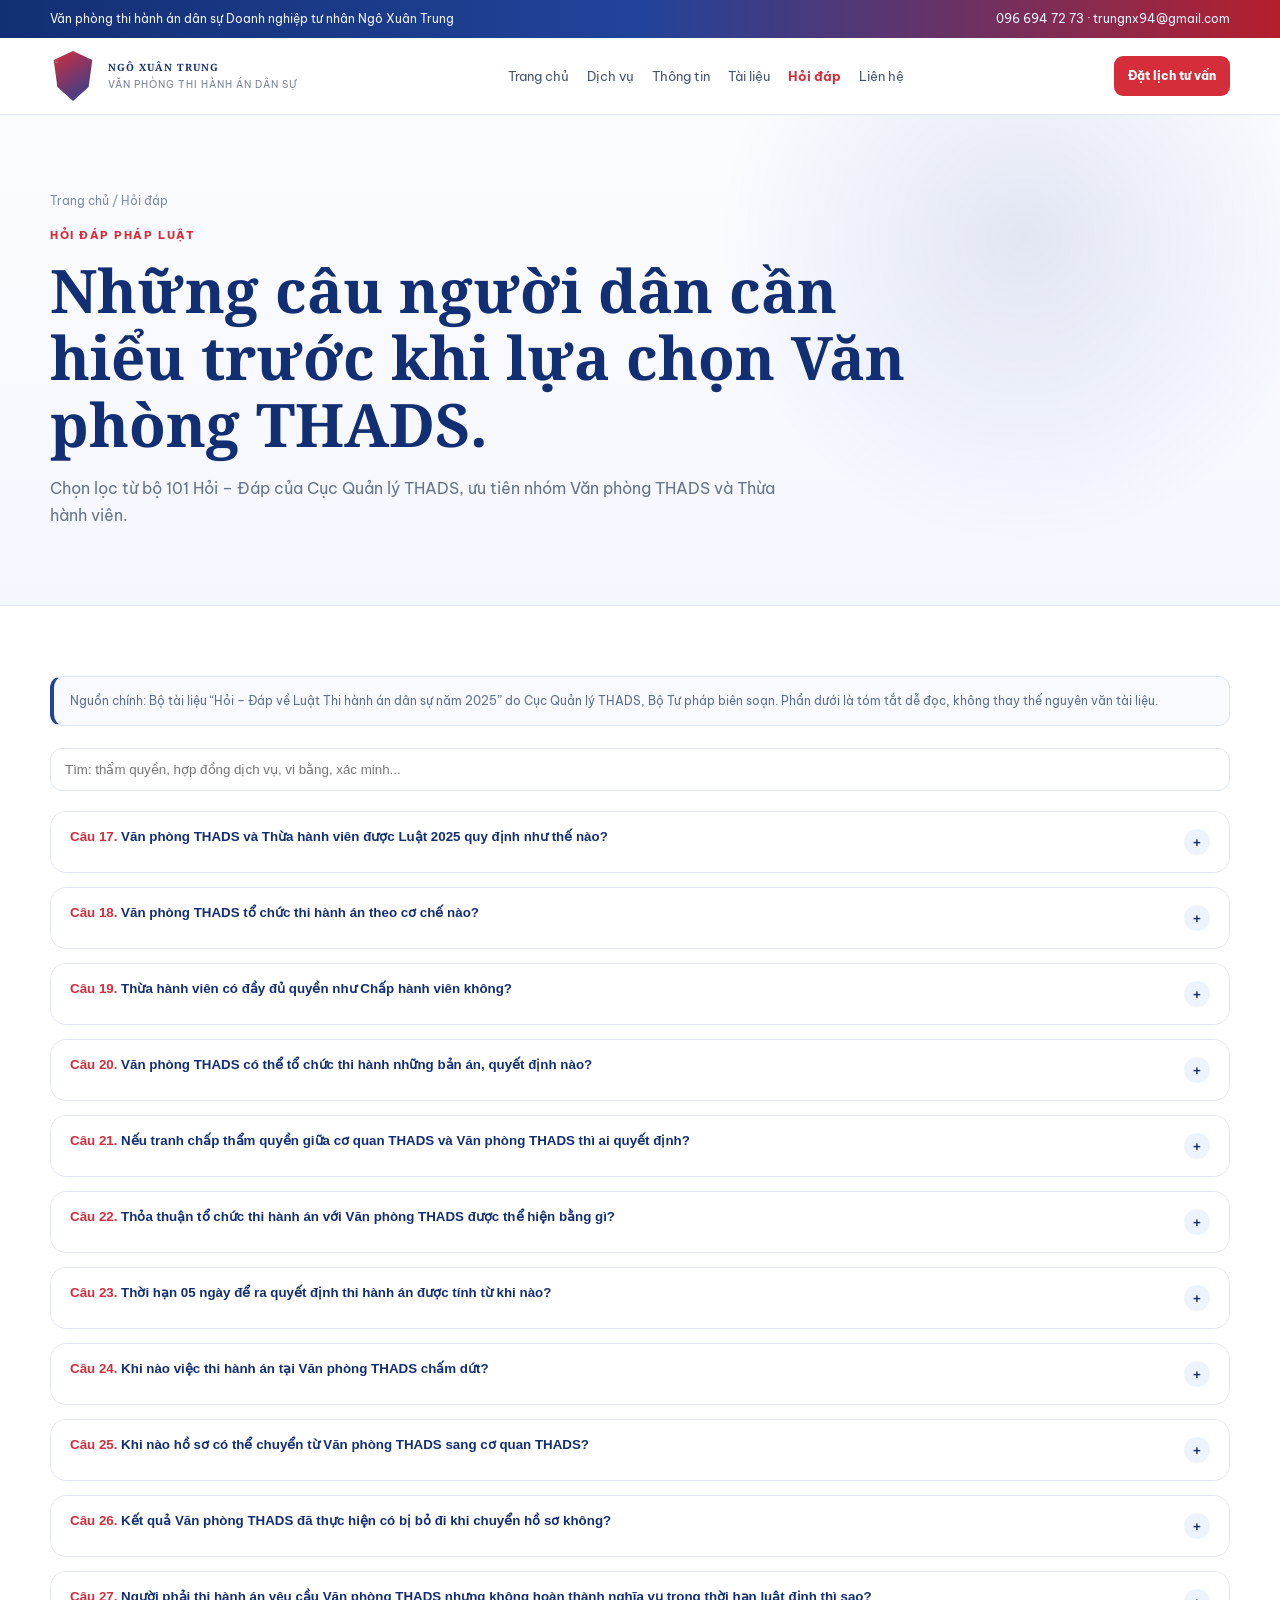
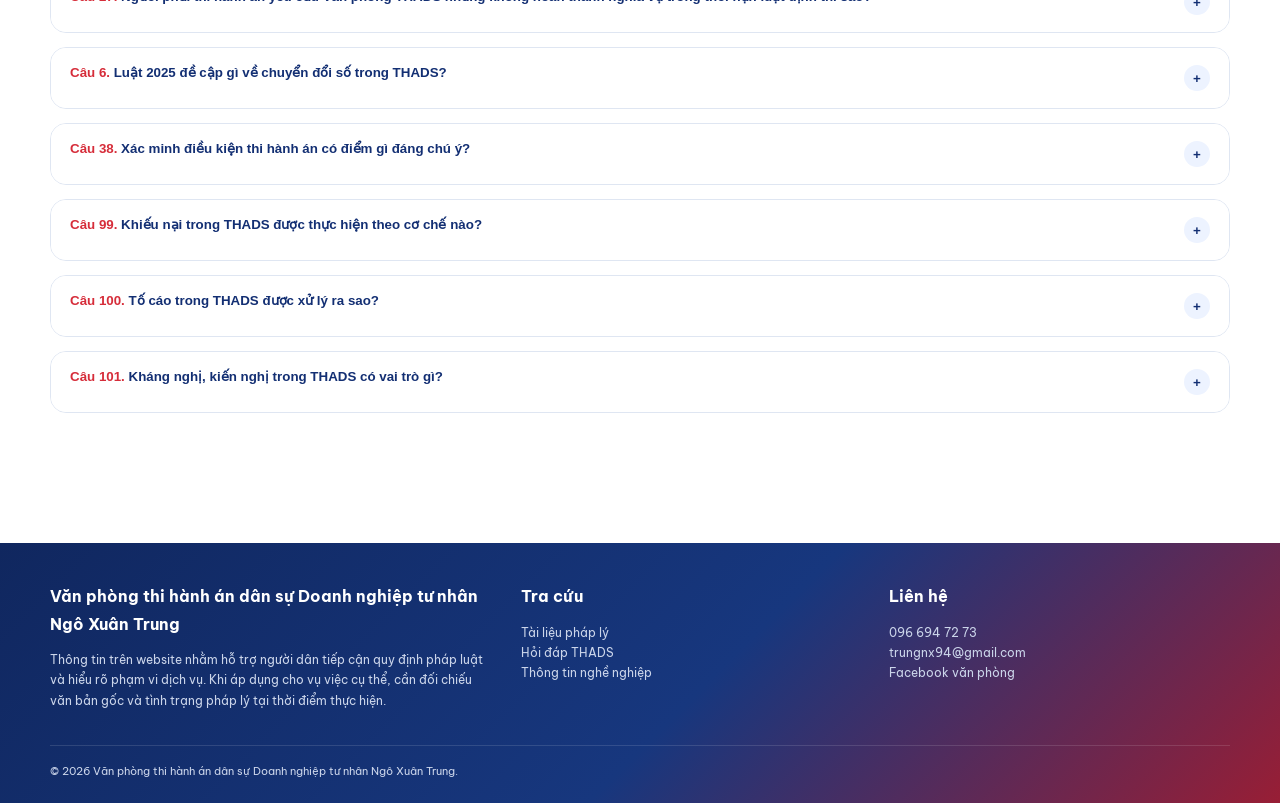
<file: hoi-dap/index.html>
<!doctype html><html lang="vi"><head><meta charset="utf-8"><meta name="viewport" content="width=device-width,initial-scale=1"><title>Hỏi đáp THADS | Ngô Xuân Trung</title><link rel="stylesheet" href="/assets/site.css"></head><body>

<div class="top"><div class="container">
  <span>Văn phòng thi hành án dân sự Doanh nghiệp tư nhân Ngô Xuân Trung</span>
  <span><a href="tel:0966947273">096 694 72 73</a> · <a href="mailto:trungnx94@gmail.com">trungnx94@gmail.com</a></span>
</div></div>
<header class="header"><div class="container nav">
  <a class="brand" href="/"><span class="mark">⚖</span><span><strong>Ngô Xuân Trung</strong><span>Văn phòng thi hành án dân sự</span></span></a>
  <nav class="links">
    <a href="/">Trang chủ</a>
    <a href="/#services">Dịch vụ</a>
    <a href="/thong-tin/">Thông tin</a>
    <a href="/tai-lieu/">Tài liệu</a>
    <a class="active" href="/hoi-dap/">Hỏi đáp</a>
    <a href="/#contact">Liên hệ</a>
  </nav>
  <a class="cta" href="https://zalo.me/0966947273" target="_blank" rel="noopener">Đặt lịch tư vấn</a>
</div></header>

<section class="hero"><div class="container"><div class="breadcrumb"><a href="/">Trang chủ</a> / Hỏi đáp</div><div class="eyebrow">Hỏi đáp pháp luật</div><h1>Những câu người dân cần hiểu trước khi lựa chọn Văn phòng THADS.</h1><p>Chọn lọc từ bộ 101 Hỏi – Đáp của Cục Quản lý THADS, ưu tiên nhóm Văn phòng THADS và Thừa hành viên.</p></div></section>
<section><div class="container">
<div class="notice">Nguồn chính: Bộ tài liệu “Hỏi – Đáp về Luật Thi hành án dân sự năm 2025” do Cục Quản lý THADS, Bộ Tư pháp biên soạn. Phần dưới là tóm tắt dễ đọc, không thay thế nguyên văn tài liệu.</div>
<div style="height:22px"></div>
<div class="search"><input id="qaSearch" placeholder="Tìm: thẩm quyền, hợp đồng dịch vụ, vi bằng, xác minh..."></div>
<div class="list" id="qaList"></div>
</div></section>

<footer class="footer"><div class="container">
  <div class="footer-grid">
    <div><strong>Văn phòng thi hành án dân sự Doanh nghiệp tư nhân Ngô Xuân Trung</strong><p>Thông tin trên website nhằm hỗ trợ người dân tiếp cận quy định pháp luật và hiểu rõ phạm vi dịch vụ. Khi áp dụng cho vụ việc cụ thể, cần đối chiếu văn bản gốc và tình trạng pháp lý tại thời điểm thực hiện.</p></div>
    <div><strong>Tra cứu</strong><p><a href="/tai-lieu/">Tài liệu pháp lý</a><br><a href="/hoi-dap/">Hỏi đáp THADS</a><br><a href="/thong-tin/">Thông tin nghề nghiệp</a></p></div>
    <div><strong>Liên hệ</strong><p><a href="tel:0966947273">096 694 72 73</a><br><a href="mailto:trungnx94@gmail.com">trungnx94@gmail.com</a><br><a href="https://www.facebook.com/thuaphatlaingoxuantrung" target="_blank" rel="noopener">Facebook văn phòng</a></p></div>
  </div>
  <div class="footer-bottom">© 2026 Văn phòng thi hành án dân sự Doanh nghiệp tư nhân Ngô Xuân Trung.</div>
</div></footer>

<script>
const qas=[[17, "Văn phòng THADS và Thừa hành viên được Luật 2025 quy định như thế nào?", "Luật THADS 2025 đưa Văn phòng THADS và Thừa hành viên vào khuôn khổ luật. Văn phòng là tổ chức hành nghề của Thừa hành viên để tổ chức thi hành án và thực hiện các công việc khác theo pháp luật."], [18, "Văn phòng THADS tổ chức thi hành án theo cơ chế nào?", "Văn phòng THADS tổ chức thi hành án theo yêu cầu của đương sự trong phạm vi luật quy định, không thay thế toàn bộ cơ quan THADS nhà nước."], [19, "Thừa hành viên có đầy đủ quyền như Chấp hành viên không?", "Không. Thừa hành viên có nhóm nhiệm vụ, quyền hạn riêng; một số quyền cưỡng chế và quyền lực nhà nước vẫn thuộc Chấp hành viên hoặc cơ quan THADS."], [20, "Văn phòng THADS có thể tổ chức thi hành những bản án, quyết định nào?", "Văn phòng tổ chức thi hành theo yêu cầu của đương sự đối với phạm vi bản án, quyết định mà Luật cho phép; không bao gồm các khoản thuộc diện cơ quan THADS chủ động tổ chức thi hành."], [21, "Nếu tranh chấp thẩm quyền giữa cơ quan THADS và Văn phòng THADS thì ai quyết định?", "Theo bộ Hỏi – Đáp chính thức, cơ quan quản lý THADS có thẩm quyền xử lý tranh chấp về thẩm quyền giữa cơ quan THADS và Văn phòng THADS theo luật."], [22, "Thỏa thuận tổ chức thi hành án với Văn phòng THADS được thể hiện bằng gì?", "Bằng hợp đồng dịch vụ. Người yêu cầu và Văn phòng THADS thỏa thuận về phạm vi công việc, thù lao, chi phí thi hành án và các chi phí khác nếu có."], [23, "Thời hạn 05 ngày để ra quyết định thi hành án được tính từ khi nào?", "Theo tài liệu Hỏi – Đáp, thời hạn được tính gắn với thời điểm ký hợp đồng dịch vụ trong trường hợp tương ứng."], [24, "Khi nào việc thi hành án tại Văn phòng THADS chấm dứt?", "Có thể chấm dứt khi việc thi hành án kết thúc, các bên thỏa thuận chấm dứt, hoặc phát sinh căn cứ khác theo Luật."], [25, "Khi nào hồ sơ có thể chuyển từ Văn phòng THADS sang cơ quan THADS?", "Khi người yêu cầu đề nghị chấm dứt tại Văn phòng và chuyển sang cơ quan THADS để áp dụng biện pháp thuộc thẩm quyền của cơ quan THADS."], [26, "Kết quả Văn phòng THADS đã thực hiện có bị bỏ đi khi chuyển hồ sơ không?", "Không mặc nhiên. Kết quả được thực hiện đúng pháp luật được công nhận và sử dụng; Văn phòng chịu trách nhiệm với các thủ tục đã thực hiện."], [27, "Người phải thi hành án yêu cầu Văn phòng THADS nhưng không hoàn thành nghĩa vụ trong thời hạn luật định thì sao?", "Bộ Hỏi – Đáp nêu cơ chế chấm dứt tổ chức thi hành tại Văn phòng và thanh lý hợp đồng trong trường hợp luật quy định."], [6, "Luật 2025 đề cập gì về chuyển đổi số trong THADS?", "Luật mới tăng vai trò của dữ liệu, kết nối và khai thác thông tin phục vụ tổ chức thi hành án, gắn với yêu cầu bảo đảm an toàn và trách nhiệm của các chủ thể."], [38, "Xác minh điều kiện thi hành án có điểm gì đáng chú ý?", "Luật mới tăng vai trò của dữ liệu, trách nhiệm cung cấp/chia sẻ thông tin và quy định rõ hơn việc xác minh điều kiện thi hành án."], [99, "Khiếu nại trong THADS được thực hiện theo cơ chế nào?", "Phần cuối của bộ Hỏi – Đáp hệ thống hóa quyền khiếu nại, thẩm quyền và trình tự giải quyết. Với vụ việc cụ thể cần xác định đúng quyết định hoặc hành vi bị khiếu nại."], [100, "Tố cáo trong THADS được xử lý ra sao?", "Tài liệu hướng dẫn nhận diện chủ thể, thẩm quyền và trình tự giải quyết tố cáo trong hoạt động THADS."], [101, "Kháng nghị, kiến nghị trong THADS có vai trò gì?", "Cơ chế kháng nghị, kiến nghị giúp kiểm soát tính hợp pháp của hoạt động thi hành án và yêu cầu khắc phục khi phát hiện vi phạm."]];
const esc=s=>String(s).replace(/[&<>"']/g,m=>({'&':'&amp;','<':'&lt;','>':'&gt;','"':'&quot;',"'":'&#039;'}[m]));
function render(){
 const q=document.getElementById('qaSearch').value.toLowerCase().trim();
 const f=qas.filter(x=>!q||(x[1]+' '+x[2]).toLowerCase().includes(q));
 document.getElementById('qaList').innerHTML=f.map(x=>`<article class="qa"><button type="button"><span><strong style="color:#d62d3a">Câu ${x[0]}.</strong> ${esc(x[1])}</span><span class="plus">+</span></button><div class="answer">${esc(x[2])}<div style="margin-top:12px"><a class="btn" href="/tai-lieu/">Đối chiếu văn bản</a></div></div></article>`).join('')||'<div class="notice">Không tìm thấy câu hỏi phù hợp.</div>';
 document.querySelectorAll('.qa button').forEach(b=>b.onclick=()=>b.parentElement.classList.toggle('open'));
}
document.getElementById('qaSearch').addEventListener('input',render);
render();
</script></body></html>
</file>
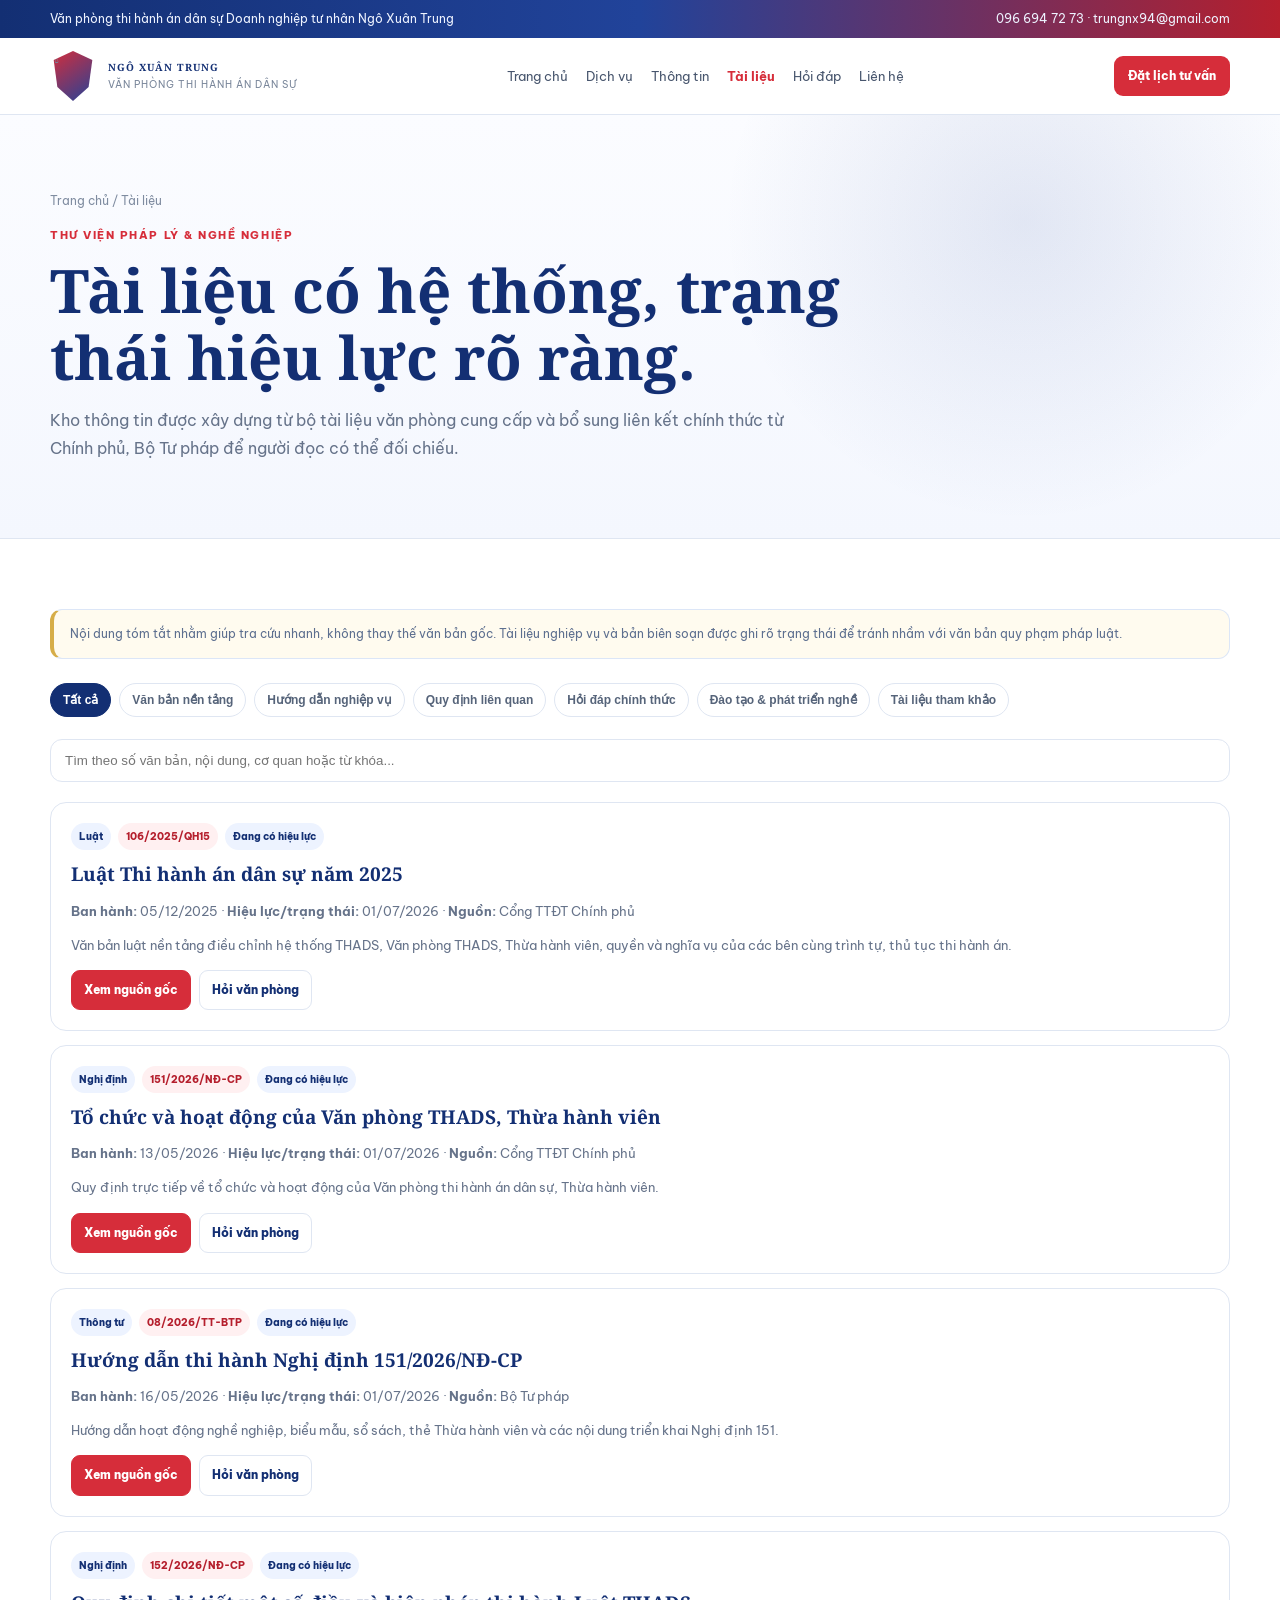
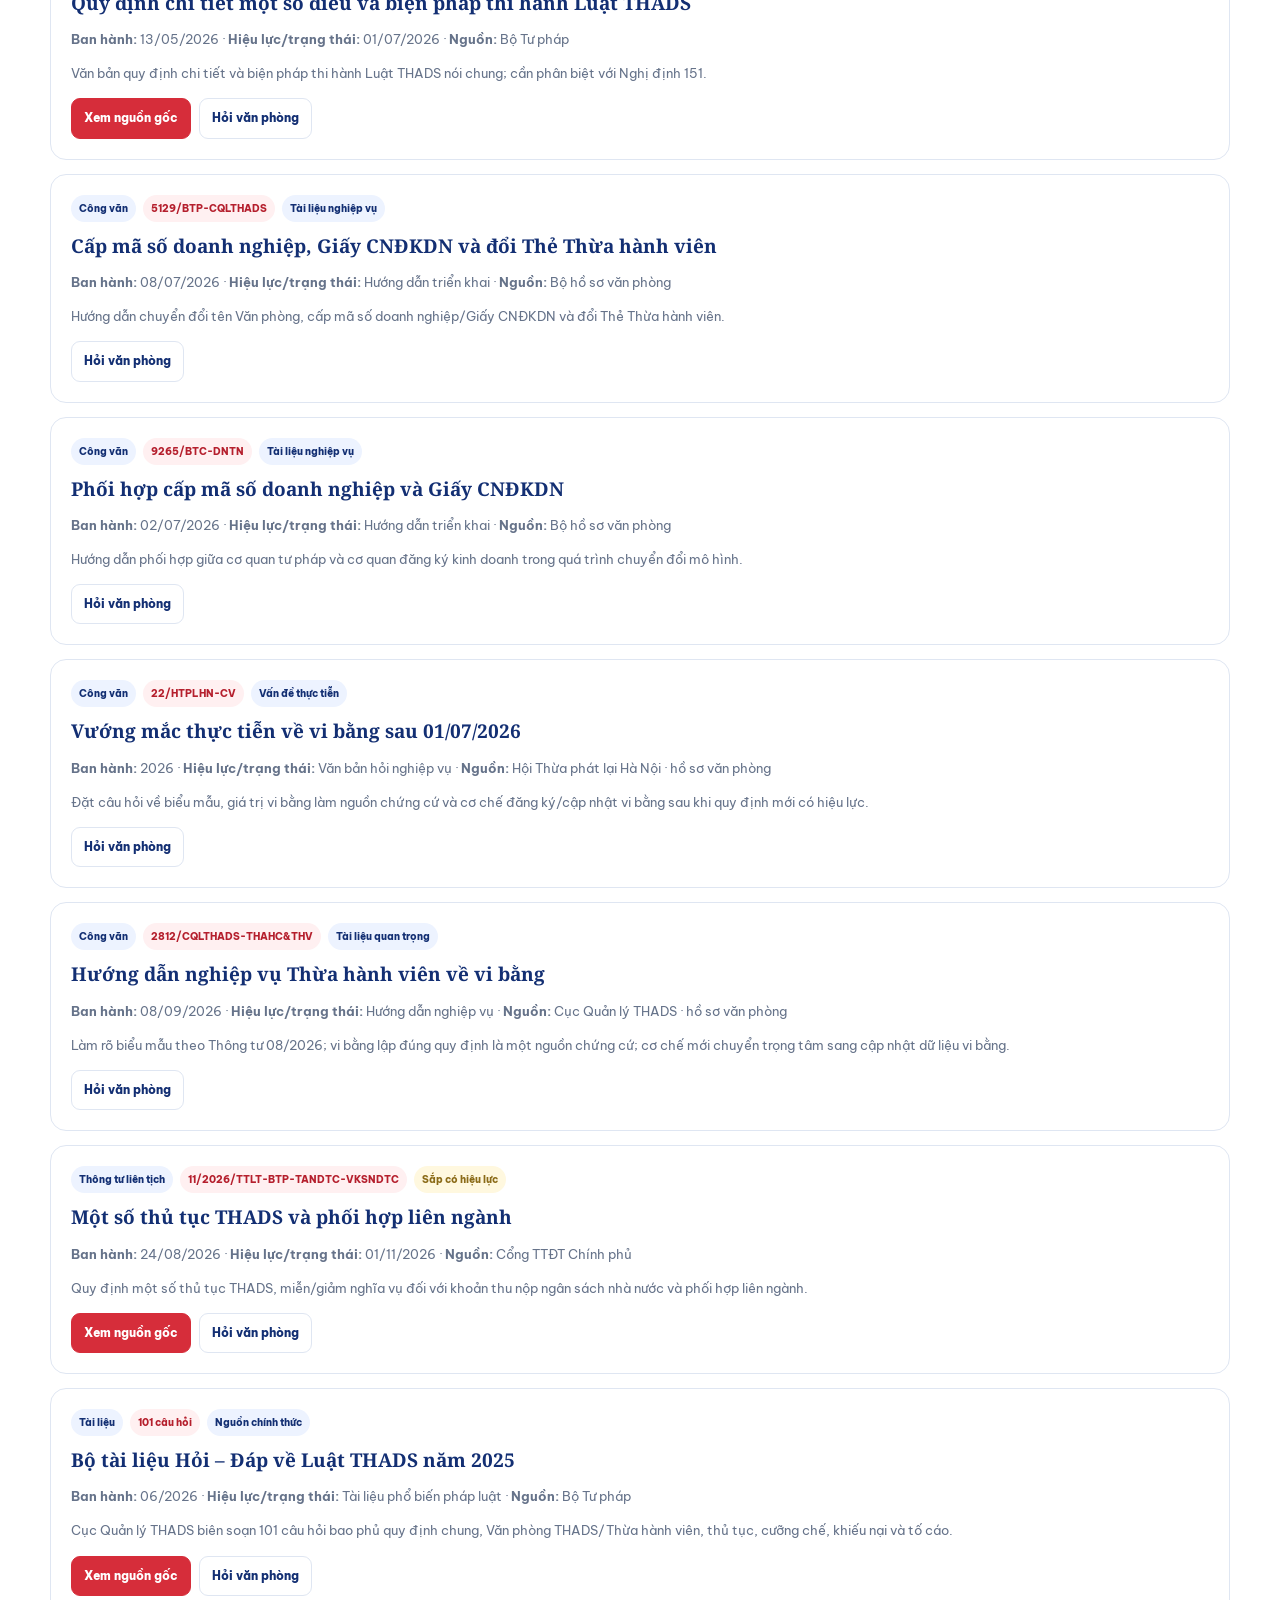
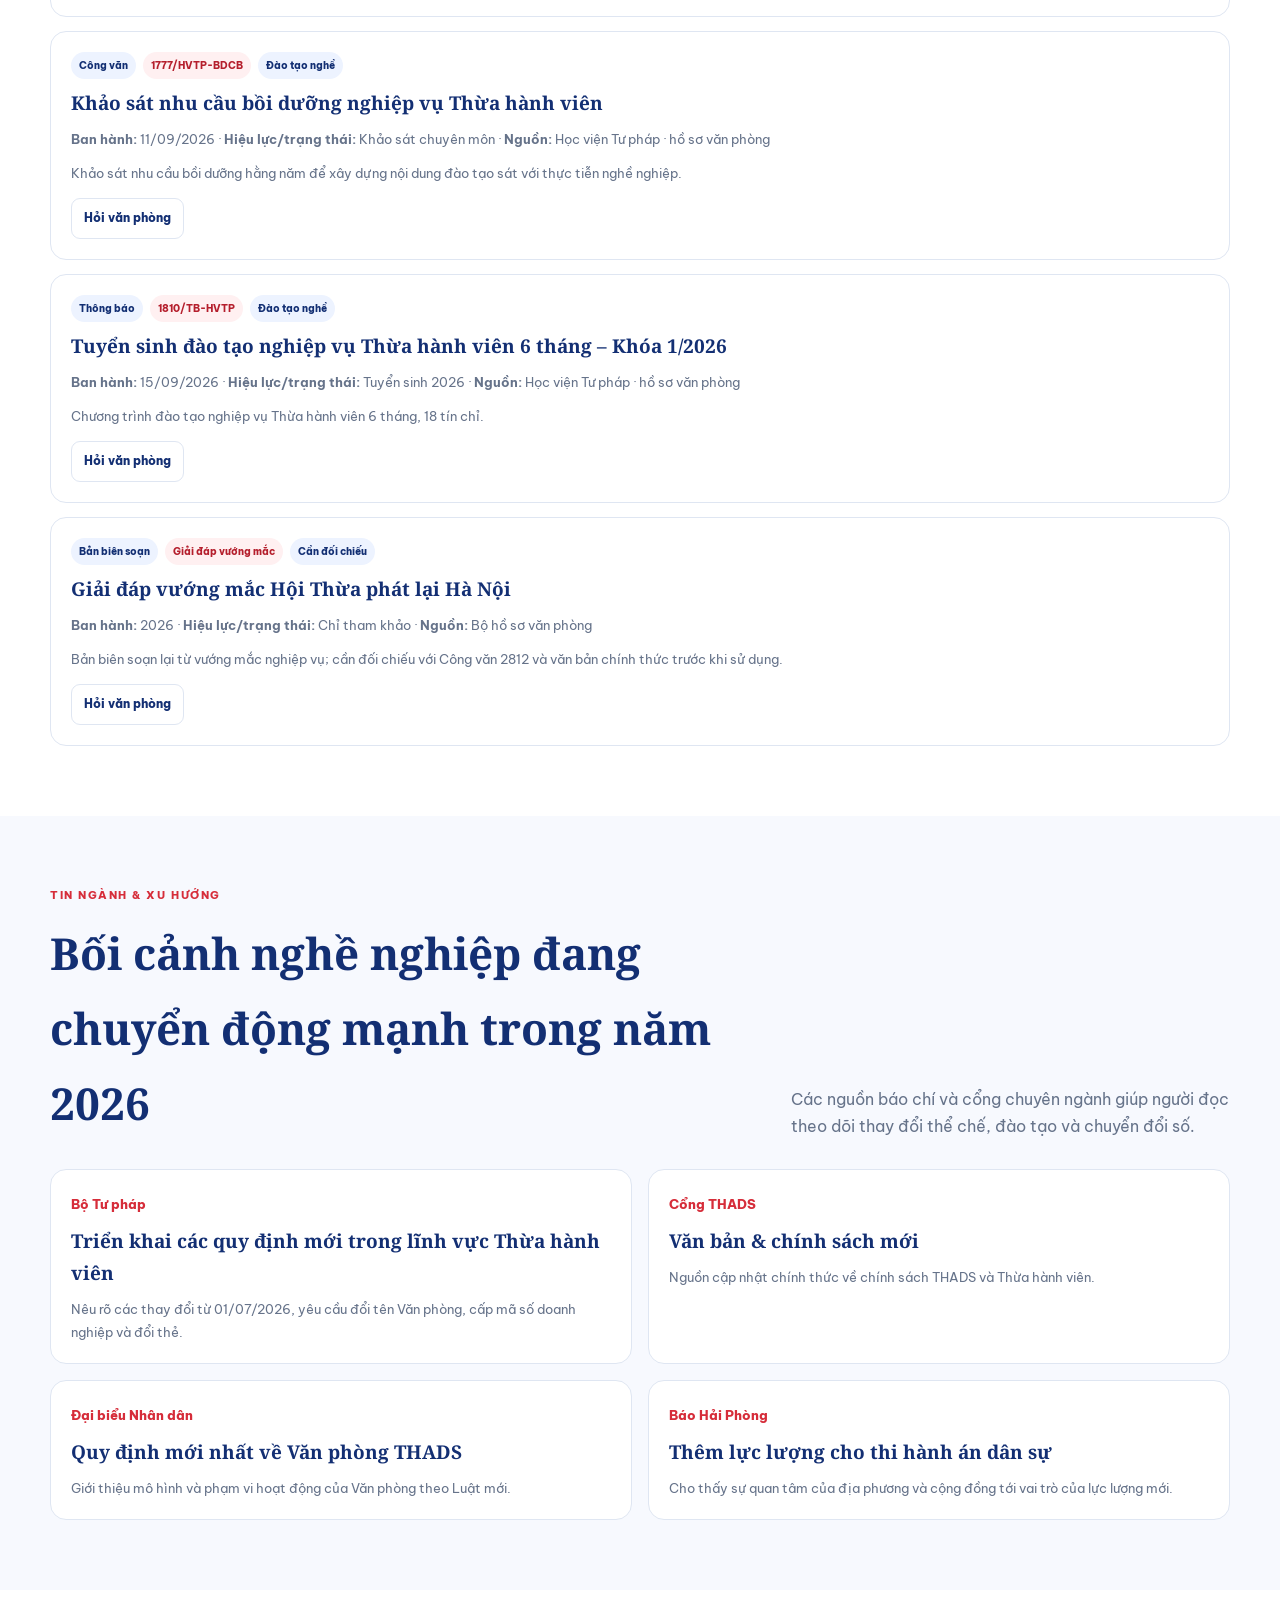
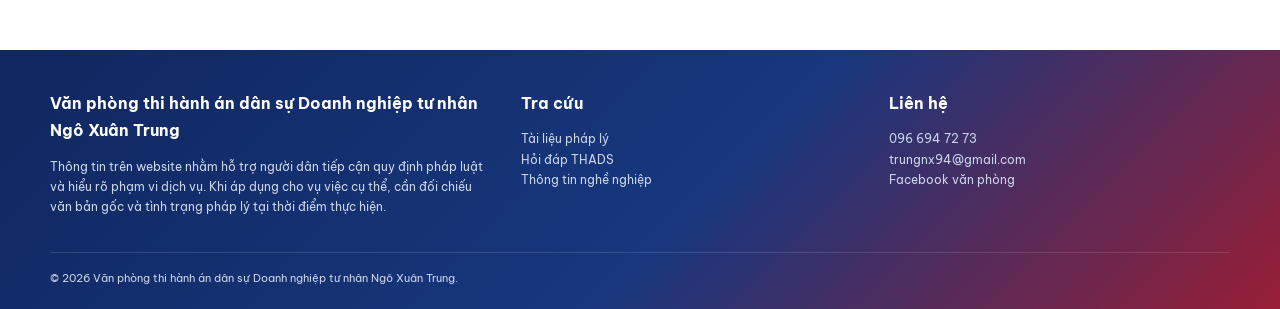
<file: tai-lieu/index.html>
<!doctype html><html lang="vi"><head><meta charset="utf-8"><meta name="viewport" content="width=device-width,initial-scale=1"><meta name="description" content="Thư viện văn bản pháp lý và hướng dẫn nghiệp vụ về Văn phòng thi hành án dân sự, Thừa hành viên."><title>Tài liệu pháp lý | Ngô Xuân Trung</title><link rel="stylesheet" href="/assets/site.css"></head><body>

<div class="top"><div class="container">
  <span>Văn phòng thi hành án dân sự Doanh nghiệp tư nhân Ngô Xuân Trung</span>
  <span><a href="tel:0966947273">096 694 72 73</a> · <a href="mailto:trungnx94@gmail.com">trungnx94@gmail.com</a></span>
</div></div>
<header class="header"><div class="container nav">
  <a class="brand" href="/"><span class="mark">⚖</span><span><strong>Ngô Xuân Trung</strong><span>Văn phòng thi hành án dân sự</span></span></a>
  <nav class="links">
    <a href="/">Trang chủ</a>
    <a href="/#services">Dịch vụ</a>
    <a href="/thong-tin/">Thông tin</a>
    <a class="active" href="/tai-lieu/">Tài liệu</a>
    <a href="/hoi-dap/">Hỏi đáp</a>
    <a href="/#contact">Liên hệ</a>
  </nav>
  <a class="cta" href="https://zalo.me/0966947273" target="_blank" rel="noopener">Đặt lịch tư vấn</a>
</div></header>

<section class="hero"><div class="container"><div class="breadcrumb"><a href="/">Trang chủ</a> / Tài liệu</div><div class="eyebrow">Thư viện pháp lý & nghề nghiệp</div><h1>Tài liệu có hệ thống, trạng thái hiệu lực rõ ràng.</h1><p>Kho thông tin được xây dựng từ bộ tài liệu văn phòng cung cấp và bổ sung liên kết chính thức từ Chính phủ, Bộ Tư pháp để người đọc có thể đối chiếu.</p></div></section>
<section><div class="container">
<div class="notice warn">Nội dung tóm tắt nhằm giúp tra cứu nhanh, không thay thế văn bản gốc. Tài liệu nghiệp vụ và bản biên soạn được ghi rõ trạng thái để tránh nhầm với văn bản quy phạm pháp luật.</div>
<div style="height:24px"></div>
<div class="tabs">
<button class="tab active" data-cat="all">Tất cả</button><button class="tab" data-cat="nen-tang">Văn bản nền tảng</button><button class="tab" data-cat="nghiep-vu" id="nghiep-vu">Hướng dẫn nghiệp vụ</button><button class="tab" data-cat="lien-quan">Quy định liên quan</button><button class="tab" data-cat="hoi-dap">Hỏi đáp chính thức</button><button class="tab" data-cat="dao-tao">Đào tạo & phát triển nghề</button><button class="tab" data-cat="tham-khao">Tài liệu tham khảo</button>
</div>
<div class="search"><input id="docSearch" placeholder="Tìm theo số văn bản, nội dung, cơ quan hoặc từ khóa..."></div>
<div class="list" id="docList"></div>
</div></section>
<section id="tin-nganh" style="background:#f7f9fe"><div class="container">
<div class="section-head"><div><div class="eyebrow">Tin ngành & xu hướng</div><h2>Bối cảnh nghề nghiệp đang chuyển động mạnh trong năm 2026</h2></div><p>Các nguồn báo chí và cổng chuyên ngành giúp người đọc theo dõi thay đổi thể chế, đào tạo và chuyển đổi số.</p></div>
<div class="news-grid">
<a class="news" target="_blank" rel="noopener" href="https://thads.moj.gov.vn/portal/tin-tuc/chi-tiet/trien-khai-kip-thoi-cac-quy-inh-phap-luat-moi-va-thu-tuc-hanh-chinh-trong-linh-vuc-thua-hanh-vien-thqd6ze4db.html"><small>Bộ Tư pháp</small><h3>Triển khai các quy định mới trong lĩnh vực Thừa hành viên</h3><p>Nêu rõ các thay đổi từ 01/07/2026, yêu cầu đổi tên Văn phòng, cấp mã số doanh nghiệp và đổi thẻ.</p></a>
<a class="news" target="_blank" rel="noopener" href="https://thads.moj.gov.vn/portal/tin-tuc/chuyen-muc/van-ban-chinh-sach-moi.html"><small>Cổng THADS</small><h3>Văn bản & chính sách mới</h3><p>Nguồn cập nhật chính thức về chính sách THADS và Thừa hành viên.</p></a>
<a class="news" target="_blank" rel="noopener" href="https://daibieunhandan.vn/quy-dinh-moi-nhat-ve-van-phong-thi-hanh-an-dan-su-10427310.html"><small>Đại biểu Nhân dân</small><h3>Quy định mới nhất về Văn phòng THADS</h3><p>Giới thiệu mô hình và phạm vi hoạt động của Văn phòng theo Luật mới.</p></a>
<a class="news" target="_blank" rel="noopener" href="https://baohaiphong.vn/them-luc-luong-cho-thi-hanh-an-dan-su-hai-phong-553206.html"><small>Báo Hải Phòng</small><h3>Thêm lực lượng cho thi hành án dân sự</h3><p>Cho thấy sự quan tâm của địa phương và cộng đồng tới vai trò của lực lượng mới.</p></a>
</div></div></section>

<footer class="footer"><div class="container">
  <div class="footer-grid">
    <div><strong>Văn phòng thi hành án dân sự Doanh nghiệp tư nhân Ngô Xuân Trung</strong><p>Thông tin trên website nhằm hỗ trợ người dân tiếp cận quy định pháp luật và hiểu rõ phạm vi dịch vụ. Khi áp dụng cho vụ việc cụ thể, cần đối chiếu văn bản gốc và tình trạng pháp lý tại thời điểm thực hiện.</p></div>
    <div><strong>Tra cứu</strong><p><a href="/tai-lieu/">Tài liệu pháp lý</a><br><a href="/hoi-dap/">Hỏi đáp THADS</a><br><a href="/thong-tin/">Thông tin nghề nghiệp</a></p></div>
    <div><strong>Liên hệ</strong><p><a href="tel:0966947273">096 694 72 73</a><br><a href="mailto:trungnx94@gmail.com">trungnx94@gmail.com</a><br><a href="https://www.facebook.com/thuaphatlaingoxuantrung" target="_blank" rel="noopener">Facebook văn phòng</a></p></div>
  </div>
  <div class="footer-bottom">© 2026 Văn phòng thi hành án dân sự Doanh nghiệp tư nhân Ngô Xuân Trung.</div>
</div></footer>

<script>
const docs=[{"cat": "nen-tang", "type": "Luật", "code": "106/2025/QH15", "title": "Luật Thi hành án dân sự năm 2025", "date": "05/12/2025", "effective": "01/07/2026", "status": "Đang có hiệu lực", "summary": "Văn bản luật nền tảng điều chỉnh hệ thống THADS, Văn phòng THADS, Thừa hành viên, quyền và nghĩa vụ của các bên cùng trình tự, thủ tục thi hành án.", "url": "https://vanban.chinhphu.vn/?docid=216552&pageid=27160", "source": "Cổng TTĐT Chính phủ"}, {"cat": "nen-tang", "type": "Nghị định", "code": "151/2026/NĐ-CP", "title": "Tổ chức và hoạt động của Văn phòng THADS, Thừa hành viên", "date": "13/05/2026", "effective": "01/07/2026", "status": "Đang có hiệu lực", "summary": "Quy định trực tiếp về tổ chức và hoạt động của Văn phòng thi hành án dân sự, Thừa hành viên.", "url": "https://vanban.chinhphu.vn/?classid=1&docid=218078&pageid=27160&typegroupid=4", "source": "Cổng TTĐT Chính phủ"}, {"cat": "nen-tang", "type": "Thông tư", "code": "08/2026/TT-BTP", "title": "Hướng dẫn thi hành Nghị định 151/2026/NĐ-CP", "date": "16/05/2026", "effective": "01/07/2026", "status": "Đang có hiệu lực", "summary": "Hướng dẫn hoạt động nghề nghiệp, biểu mẫu, sổ sách, thẻ Thừa hành viên và các nội dung triển khai Nghị định 151.", "url": "https://thads.moj.gov.vn/portal/tin-tuc/chi-tiet/[base64].html?handler=TimKiem", "source": "Bộ Tư pháp"}, {"cat": "lien-quan", "type": "Nghị định", "code": "152/2026/NĐ-CP", "title": "Quy định chi tiết một số điều và biện pháp thi hành Luật THADS", "date": "13/05/2026", "effective": "01/07/2026", "status": "Đang có hiệu lực", "summary": "Văn bản quy định chi tiết và biện pháp thi hành Luật THADS nói chung; cần phân biệt với Nghị định 151.", "url": "https://thads.moj.gov.vn/portal/tin-tuc/chi-tiet/trien-khai-thuc-hien-cac-nghi-inh-quy-inh-chi-tiet-huong-dan-luat-thads-so-1062025qh15-tfkt4wca90.html", "source": "Bộ Tư pháp"}, {"cat": "nghiep-vu", "type": "Công văn", "code": "5129/BTP-CQLTHADS", "title": "Cấp mã số doanh nghiệp, Giấy CNĐKDN và đổi Thẻ Thừa hành viên", "date": "08/07/2026", "effective": "Hướng dẫn triển khai", "status": "Tài liệu nghiệp vụ", "summary": "Hướng dẫn chuyển đổi tên Văn phòng, cấp mã số doanh nghiệp/Giấy CNĐKDN và đổi Thẻ Thừa hành viên.", "url": "", "source": "Bộ hồ sơ văn phòng"}, {"cat": "nghiep-vu", "type": "Công văn", "code": "9265/BTC-DNTN", "title": "Phối hợp cấp mã số doanh nghiệp và Giấy CNĐKDN", "date": "02/07/2026", "effective": "Hướng dẫn triển khai", "status": "Tài liệu nghiệp vụ", "summary": "Hướng dẫn phối hợp giữa cơ quan tư pháp và cơ quan đăng ký kinh doanh trong quá trình chuyển đổi mô hình.", "url": "", "source": "Bộ hồ sơ văn phòng"}, {"cat": "nghiep-vu", "type": "Công văn", "code": "22/HTPLHN-CV", "title": "Vướng mắc thực tiễn về vi bằng sau 01/07/2026", "date": "2026", "effective": "Văn bản hỏi nghiệp vụ", "status": "Vấn đề thực tiễn", "summary": "Đặt câu hỏi về biểu mẫu, giá trị vi bằng làm nguồn chứng cứ và cơ chế đăng ký/cập nhật vi bằng sau khi quy định mới có hiệu lực.", "url": "", "source": "Hội Thừa phát lại Hà Nội · hồ sơ văn phòng"}, {"cat": "nghiep-vu", "type": "Công văn", "code": "2812/CQLTHADS-THAHC&THV", "title": "Hướng dẫn nghiệp vụ Thừa hành viên về vi bằng", "date": "08/09/2026", "effective": "Hướng dẫn nghiệp vụ", "status": "Tài liệu quan trọng", "summary": "Làm rõ biểu mẫu theo Thông tư 08/2026; vi bằng lập đúng quy định là một nguồn chứng cứ; cơ chế mới chuyển trọng tâm sang cập nhật dữ liệu vi bằng.", "url": "", "source": "Cục Quản lý THADS · hồ sơ văn phòng"}, {"cat": "lien-quan", "type": "Thông tư liên tịch", "code": "11/2026/TTLT-BTP-TANDTC-VKSNDTC", "title": "Một số thủ tục THADS và phối hợp liên ngành", "date": "24/08/2026", "effective": "01/11/2026", "status": "Sắp có hiệu lực", "summary": "Quy định một số thủ tục THADS, miễn/giảm nghĩa vụ đối với khoản thu nộp ngân sách nhà nước và phối hợp liên ngành.", "url": "https://vanban.chinhphu.vn/?classid=1&docid=219496&orggroupid=5&pageid=27160", "source": "Cổng TTĐT Chính phủ"}, {"cat": "hoi-dap", "type": "Tài liệu", "code": "101 câu hỏi", "title": "Bộ tài liệu Hỏi – Đáp về Luật THADS năm 2025", "date": "06/2026", "effective": "Tài liệu phổ biến pháp luật", "status": "Nguồn chính thức", "summary": "Cục Quản lý THADS biên soạn 101 câu hỏi bao phủ quy định chung, Văn phòng THADS/Thừa hành viên, thủ tục, cưỡng chế, khiếu nại và tố cáo.", "url": "https://moj.gov.vn/portal/tin-tuc/chi-tiet/cuc-quan-ly-thi-hanh-an-dan-su-bo-tu-phap-bien-soan-bo-tai-lieu-hoi-ap-ve-luat-thi-hanh-an-dan-su-nam-2025-thfoiv40b4.html", "source": "Bộ Tư pháp"}, {"cat": "dao-tao", "type": "Công văn", "code": "1777/HVTP-BDCB", "title": "Khảo sát nhu cầu bồi dưỡng nghiệp vụ Thừa hành viên", "date": "11/09/2026", "effective": "Khảo sát chuyên môn", "status": "Đào tạo nghề", "summary": "Khảo sát nhu cầu bồi dưỡng hằng năm để xây dựng nội dung đào tạo sát với thực tiễn nghề nghiệp.", "url": "", "source": "Học viện Tư pháp · hồ sơ văn phòng"}, {"cat": "dao-tao", "type": "Thông báo", "code": "1810/TB-HVTP", "title": "Tuyển sinh đào tạo nghiệp vụ Thừa hành viên 6 tháng – Khóa 1/2026", "date": "15/09/2026", "effective": "Tuyển sinh 2026", "status": "Đào tạo nghề", "summary": "Chương trình đào tạo nghiệp vụ Thừa hành viên 6 tháng, 18 tín chỉ.", "url": "", "source": "Học viện Tư pháp · hồ sơ văn phòng"}, {"cat": "tham-khao", "type": "Bản biên soạn", "code": "Giải đáp vướng mắc", "title": "Giải đáp vướng mắc Hội Thừa phát lại Hà Nội", "date": "2026", "effective": "Chỉ tham khảo", "status": "Cần đối chiếu", "summary": "Bản biên soạn lại từ vướng mắc nghiệp vụ; cần đối chiếu với Công văn 2812 và văn bản chính thức trước khi sử dụng.", "url": "", "source": "Bộ hồ sơ văn phòng"}];
let active='all';
const esc=s=>String(s).replace(/[&<>"']/g,m=>({'&':'&amp;','<':'&lt;','>':'&gt;','"':'&quot;',"'":'&#039;'}[m]));
function render(){
 const q=document.getElementById('docSearch').value.toLowerCase().trim();
 const filtered=docs.filter(d=>(active==='all'||d.cat===active)&&(!q||Object.values(d).join(' ').toLowerCase().includes(q)));
 document.getElementById('docList').innerHTML=filtered.map(d=>`<article class="doc"><div class="meta"><span class="badge">${esc(d.type)}</span><span class="badge red">${esc(d.code)}</span><span class="badge ${d.status.includes('Sắp')?'gold':''}">${esc(d.status)}</span></div><h3>${esc(d.title)}</h3><p><strong>Ban hành:</strong> ${esc(d.date)} · <strong>Hiệu lực/trạng thái:</strong> ${esc(d.effective)} · <strong>Nguồn:</strong> ${esc(d.source)}</p><p style="margin-top:12px">${esc(d.summary)}</p><div class="actions">${d.url?`<a class="btn primary" target="_blank" rel="noopener" href="${d.url}">Xem nguồn gốc</a>`:''}<a class="btn" href="/#contact">Hỏi văn phòng</a></div></article>`).join('')||'<div class="notice">Không tìm thấy tài liệu phù hợp.</div>';
}
document.querySelectorAll('.tab').forEach(b=>b.addEventListener('click',()=>{document.querySelectorAll('.tab').forEach(x=>x.classList.remove('active'));b.classList.add('active');active=b.dataset.cat;render();}));
document.getElementById('docSearch').addEventListener('input',render);
render();
</script></body></html>
</file>
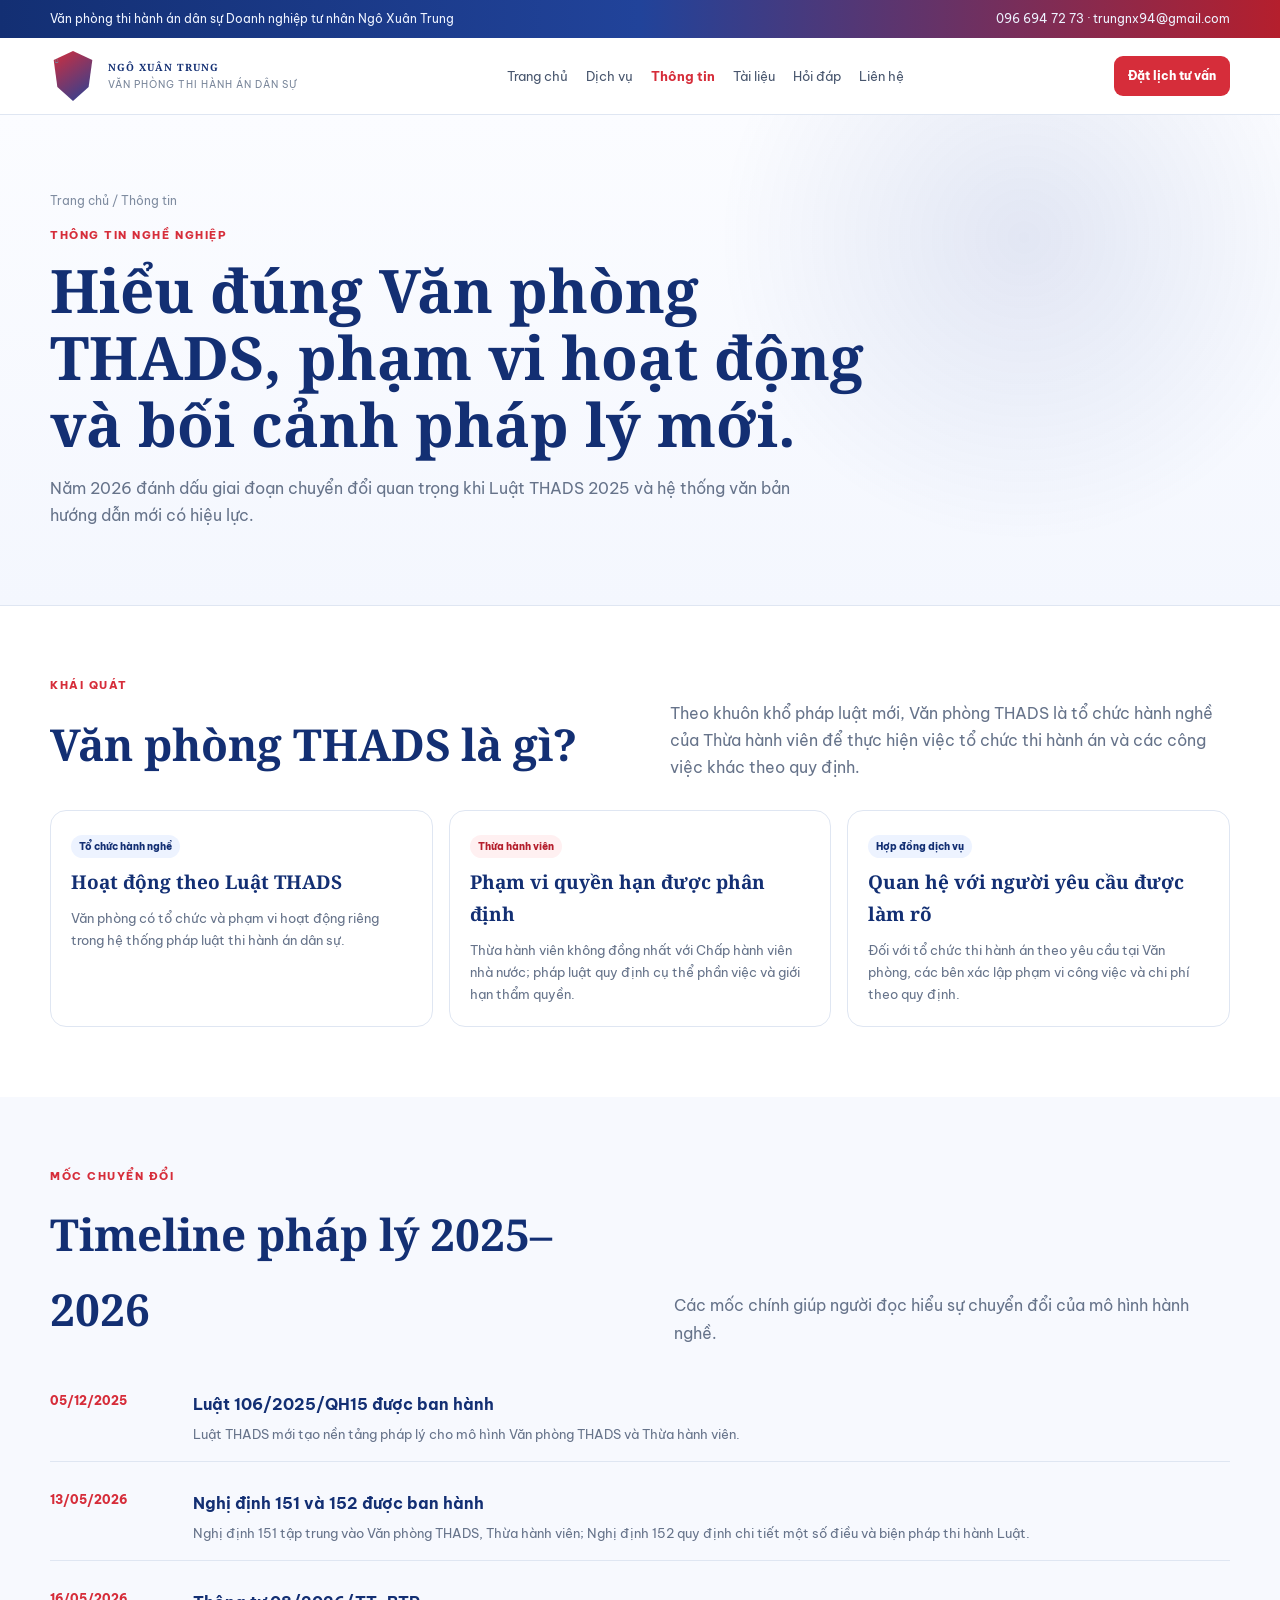
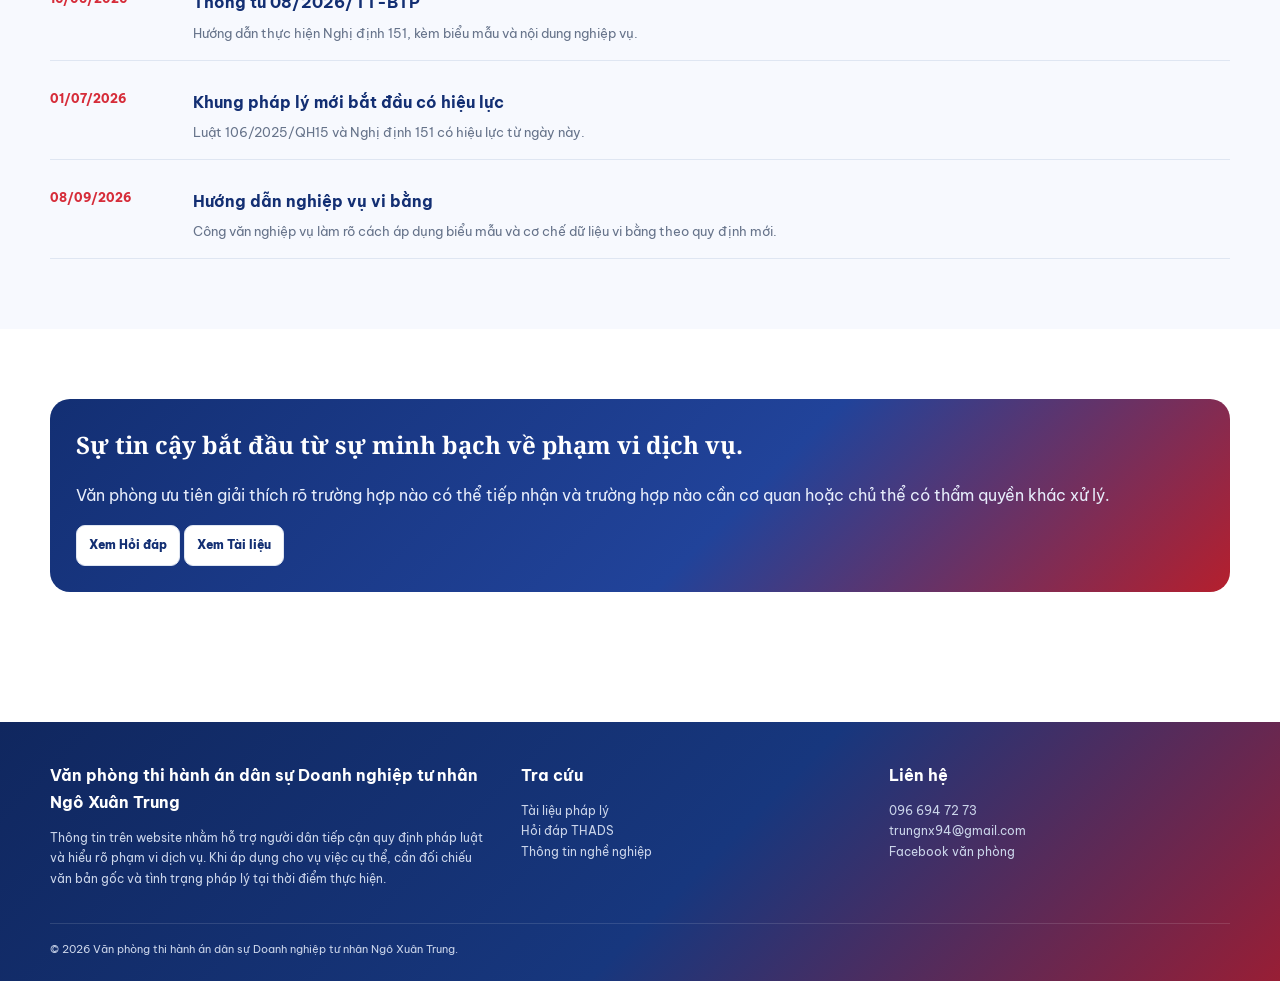
<file: thong-tin/index.html>
<!doctype html><html lang="vi"><head><meta charset="utf-8"><meta name="viewport" content="width=device-width,initial-scale=1"><title>Thông tin | Ngô Xuân Trung</title><link rel="stylesheet" href="/assets/site.css"></head><body>

<div class="top"><div class="container">
  <span>Văn phòng thi hành án dân sự Doanh nghiệp tư nhân Ngô Xuân Trung</span>
  <span><a href="tel:0966947273">096 694 72 73</a> · <a href="mailto:trungnx94@gmail.com">trungnx94@gmail.com</a></span>
</div></div>
<header class="header"><div class="container nav">
  <a class="brand" href="/"><span class="mark">⚖</span><span><strong>Ngô Xuân Trung</strong><span>Văn phòng thi hành án dân sự</span></span></a>
  <nav class="links">
    <a href="/">Trang chủ</a>
    <a href="/#services">Dịch vụ</a>
    <a class="active" href="/thong-tin/">Thông tin</a>
    <a href="/tai-lieu/">Tài liệu</a>
    <a href="/hoi-dap/">Hỏi đáp</a>
    <a href="/#contact">Liên hệ</a>
  </nav>
  <a class="cta" href="https://zalo.me/0966947273" target="_blank" rel="noopener">Đặt lịch tư vấn</a>
</div></header>

<section class="hero"><div class="container"><div class="breadcrumb"><a href="/">Trang chủ</a> / Thông tin</div><div class="eyebrow">Thông tin nghề nghiệp</div><h1>Hiểu đúng Văn phòng THADS, phạm vi hoạt động và bối cảnh pháp lý mới.</h1><p>Năm 2026 đánh dấu giai đoạn chuyển đổi quan trọng khi Luật THADS 2025 và hệ thống văn bản hướng dẫn mới có hiệu lực.</p></div></section>
<section><div class="container">
<div class="section-head"><div><div class="eyebrow">Khái quát</div><h2>Văn phòng THADS là gì?</h2></div><p>Theo khuôn khổ pháp luật mới, Văn phòng THADS là tổ chức hành nghề của Thừa hành viên để thực hiện việc tổ chức thi hành án và các công việc khác theo quy định.</p></div>
<div class="cards">
<div class="card"><span class="badge">Tổ chức hành nghề</span><h3>Hoạt động theo Luật THADS</h3><p>Văn phòng có tổ chức và phạm vi hoạt động riêng trong hệ thống pháp luật thi hành án dân sự.</p></div>
<div class="card"><span class="badge red">Thừa hành viên</span><h3>Phạm vi quyền hạn được phân định</h3><p>Thừa hành viên không đồng nhất với Chấp hành viên nhà nước; pháp luật quy định cụ thể phần việc và giới hạn thẩm quyền.</p></div>
<div class="card"><span class="badge">Hợp đồng dịch vụ</span><h3>Quan hệ với người yêu cầu được làm rõ</h3><p>Đối với tổ chức thi hành án theo yêu cầu tại Văn phòng, các bên xác lập phạm vi công việc và chi phí theo quy định.</p></div>
</div>
</div></section>
<section style="background:#f7f9fe"><div class="container">
<div class="section-head"><div><div class="eyebrow">Mốc chuyển đổi</div><h2>Timeline pháp lý 2025–2026</h2></div><p>Các mốc chính giúp người đọc hiểu sự chuyển đổi của mô hình hành nghề.</p></div>
<div class="timeline">
<div class="time"><time>05/12/2025</time><div><strong>Luật 106/2025/QH15 được ban hành</strong><p>Luật THADS mới tạo nền tảng pháp lý cho mô hình Văn phòng THADS và Thừa hành viên.</p></div></div>
<div class="time"><time>13/05/2026</time><div><strong>Nghị định 151 và 152 được ban hành</strong><p>Nghị định 151 tập trung vào Văn phòng THADS, Thừa hành viên; Nghị định 152 quy định chi tiết một số điều và biện pháp thi hành Luật.</p></div></div>
<div class="time"><time>16/05/2026</time><div><strong>Thông tư 08/2026/TT-BTP</strong><p>Hướng dẫn thực hiện Nghị định 151, kèm biểu mẫu và nội dung nghiệp vụ.</p></div></div>
<div class="time"><time>01/07/2026</time><div><strong>Khung pháp lý mới bắt đầu có hiệu lực</strong><p>Luật 106/2025/QH15 và Nghị định 151 có hiệu lực từ ngày này.</p></div></div>
<div class="time"><time>08/09/2026</time><div><strong>Hướng dẫn nghiệp vụ vi bằng</strong><p>Công văn nghiệp vụ làm rõ cách áp dụng biểu mẫu và cơ chế dữ liệu vi bằng theo quy định mới.</p></div></div>
</div>
</div></section>
<section><div class="container"><div class="callout"><h2>Sự tin cậy bắt đầu từ sự minh bạch về phạm vi dịch vụ.</h2><p>Văn phòng ưu tiên giải thích rõ trường hợp nào có thể tiếp nhận và trường hợp nào cần cơ quan hoặc chủ thể có thẩm quyền khác xử lý.</p><a class="btn" href="/hoi-dap/">Xem Hỏi đáp</a> <a class="btn" href="/tai-lieu/">Xem Tài liệu</a></div></div></section>

<footer class="footer"><div class="container">
  <div class="footer-grid">
    <div><strong>Văn phòng thi hành án dân sự Doanh nghiệp tư nhân Ngô Xuân Trung</strong><p>Thông tin trên website nhằm hỗ trợ người dân tiếp cận quy định pháp luật và hiểu rõ phạm vi dịch vụ. Khi áp dụng cho vụ việc cụ thể, cần đối chiếu văn bản gốc và tình trạng pháp lý tại thời điểm thực hiện.</p></div>
    <div><strong>Tra cứu</strong><p><a href="/tai-lieu/">Tài liệu pháp lý</a><br><a href="/hoi-dap/">Hỏi đáp THADS</a><br><a href="/thong-tin/">Thông tin nghề nghiệp</a></p></div>
    <div><strong>Liên hệ</strong><p><a href="tel:0966947273">096 694 72 73</a><br><a href="mailto:trungnx94@gmail.com">trungnx94@gmail.com</a><br><a href="https://www.facebook.com/thuaphatlaingoxuantrung" target="_blank" rel="noopener">Facebook văn phòng</a></p></div>
  </div>
  <div class="footer-bottom">© 2026 Văn phòng thi hành án dân sự Doanh nghiệp tư nhân Ngô Xuân Trung.</div>
</div></footer>
</body></html>
</file>
<file: assets/site.css>
@import url('https://fonts.googleapis.com/css2?family=Be+Vietnam+Pro:wght@400;500;600;700;800&family=Noto+Serif:wght@600;700&display=swap');
:root{--blue:#21439a;--blue2:#132f73;--red:#d62d3a;--red2:#b51f2d;--ink:#1d2940;--muted:#66738a;--line:#dfe6f2;--bg:#f6f8fd;--gold:#d6ad48;--max:1180px}
*{box-sizing:border-box}html{scroll-behavior:smooth}body{margin:0;font-family:"Be Vietnam Pro",system-ui,sans-serif;color:var(--ink);background:#fff;line-height:1.7}a{text-decoration:none;color:inherit}.container{width:min(var(--max),calc(100% - 36px));margin:auto}
.top{background:linear-gradient(90deg,var(--blue2),var(--blue),var(--red2));color:#eef3ff;font-size:12px}.top .container{min-height:38px;display:flex;align-items:center;justify-content:space-between;gap:18px}
.header{position:sticky;top:0;z-index:50;background:rgba(255,255,255,.97);backdrop-filter:blur(14px);border-bottom:1px solid var(--line)}.nav{min-height:76px;display:flex;align-items:center;justify-content:space-between;gap:22px}.brand{display:flex;align-items:center;gap:12px}.mark{width:46px;height:50px;clip-path:polygon(50% 0,92% 18%,84% 72%,50% 100%,16% 72%,8% 18%);background:linear-gradient(145deg,var(--red),var(--blue));display:grid;place-items:center;color:#fff;font-weight:900}.brand strong{display:block;font-family:"Noto Serif",serif;color:var(--blue2)}.brand span{display:block;color:#79869a;font-size:10px;text-transform:uppercase;letter-spacing:.1em}.links{display:flex;gap:18px;font-size:13px;color:#47556d}.links a:hover,.links .active{color:var(--red);font-weight:700}.cta{padding:10px 14px;background:var(--red);color:#fff;border-radius:9px;font-size:12px;font-weight:800}
.hero{padding:76px 0 60px;background:radial-gradient(circle at 80% 25%,rgba(33,67,154,.11),transparent 28%),linear-gradient(180deg,#fbfcff,#f4f7fe);border-bottom:1px solid var(--line)}.eyebrow{color:var(--red);font-size:11px;font-weight:800;letter-spacing:.14em;text-transform:uppercase;margin-bottom:12px}.hero h1,.section-head h2{font-family:"Noto Serif",serif;color:var(--blue2)}.hero h1{font-size:clamp(38px,5vw,60px);line-height:1.12;margin:0 0 16px;max-width:880px}.hero p{max-width:760px;color:var(--muted);font-size:16px}.breadcrumb{font-size:12px;color:#7f8ca0;margin-bottom:15px}
section{padding:70px 0}.section-head{display:flex;justify-content:space-between;align-items:end;gap:28px;margin-bottom:28px}.section-head h2{font-size:clamp(30px,4vw,44px);margin:0}.section-head p{max-width:560px;color:var(--muted);margin:0}
.tabs{display:flex;flex-wrap:wrap;gap:8px;margin-bottom:22px}.tab{border:1px solid var(--line);background:#fff;border-radius:999px;padding:9px 12px;color:#56647a;font-weight:700;font-size:12px;cursor:pointer}.tab.active{background:var(--blue2);color:#fff;border-color:var(--blue2)}.search input{width:100%;padding:13px 14px;border:1px solid var(--line);border-radius:12px;outline:none;margin-bottom:20px}.search input:focus{border-color:#9cb4e6;box-shadow:0 0 0 4px rgba(33,67,154,.06)}
.list{display:grid;gap:14px}.doc,.qa,.news,.card{background:#fff;border:1px solid var(--line);border-radius:16px;padding:20px}.doc h3,.news h3,.card h3{font-family:"Noto Serif",serif;color:var(--blue2);margin:8px 0 9px;font-size:19px}.doc p,.news p,.card p{color:var(--muted);font-size:13px;margin:0}.meta{display:flex;gap:7px;flex-wrap:wrap}.badge{padding:5px 8px;border-radius:999px;background:#edf3ff;color:var(--blue2);font-size:10px;font-weight:800}.badge.red{background:#fff0f1;color:var(--red2)}.badge.gold{background:#fff8df;color:#8b6b18}.actions{display:flex;gap:8px;flex-wrap:wrap;margin-top:14px}.btn{display:inline-flex;padding:9px 12px;border:1px solid var(--line);border-radius:9px;color:var(--blue2);font-size:12px;font-weight:800;background:#fff}.btn.primary{background:var(--red);border-color:var(--red);color:#fff}
.notice{border:1px solid #dce6f7;border-left:4px solid var(--blue);border-radius:12px;padding:14px 16px;background:#f8faff;color:#5d6f8f;font-size:12px}.notice.warn{border-left-color:var(--gold);background:#fffbef}
.qa{padding:0;overflow:hidden}.qa button{width:100%;display:flex;justify-content:space-between;gap:14px;text-align:left;padding:17px 19px;border:0;background:#fff;color:var(--blue2);font-weight:750;cursor:pointer}.qa .answer{display:none;padding:0 19px 18px;color:var(--muted);font-size:13px}.qa.open .answer{display:block}.qa .plus{width:26px;height:26px;border-radius:50%;display:grid;place-items:center;background:#edf3ff}.qa.open .plus{background:var(--red);color:#fff}
.cards{display:grid;grid-template-columns:repeat(3,1fr);gap:16px}.timeline{display:grid;gap:12px}.time{display:grid;grid-template-columns:125px 1fr;gap:18px;padding:16px 0;border-bottom:1px solid var(--line)}.time time{color:var(--red);font-size:12px;font-weight:800}.time strong{color:var(--blue2)}.time p{color:var(--muted);font-size:13px;margin:5px 0 0}.news-grid{display:grid;grid-template-columns:repeat(2,1fr);gap:16px}.news small{color:var(--red);font-weight:800}
.callout{background:linear-gradient(135deg,var(--blue2),var(--blue) 58%,var(--red2));color:#fff;border-radius:20px;padding:26px}.callout h2{font-family:"Noto Serif",serif;color:#fff;margin:0 0 10px}.callout p{color:#e7edfb}
.footer{margin-top:60px;background:linear-gradient(135deg,#10275f,#17377e 55%,#981e35);color:#cbd5ea;padding:40px 0 22px}.footer-grid{display:grid;grid-template-columns:1.3fr 1fr 1fr;gap:28px}.footer strong{color:#fff}.footer p,.footer a{font-size:12px}.footer-bottom{border-top:1px solid rgba(255,255,255,.12);padding-top:16px;margin-top:22px;font-size:11px}
@media(max-width:960px){.links{display:none}.cta{display:none}.cards{grid-template-columns:1fr 1fr}.news-grid{grid-template-columns:1fr}.section-head{display:block}.section-head p{margin-top:10px}}
@media(max-width:650px){.top span:last-child{display:none}.brand strong{font-size:13px}.brand span{display:none}.cards{grid-template-columns:1fr}.time{grid-template-columns:1fr;gap:4px}.footer-grid{grid-template-columns:1fr}.container{width:min(var(--max),calc(100% - 24px))}}
</file>
